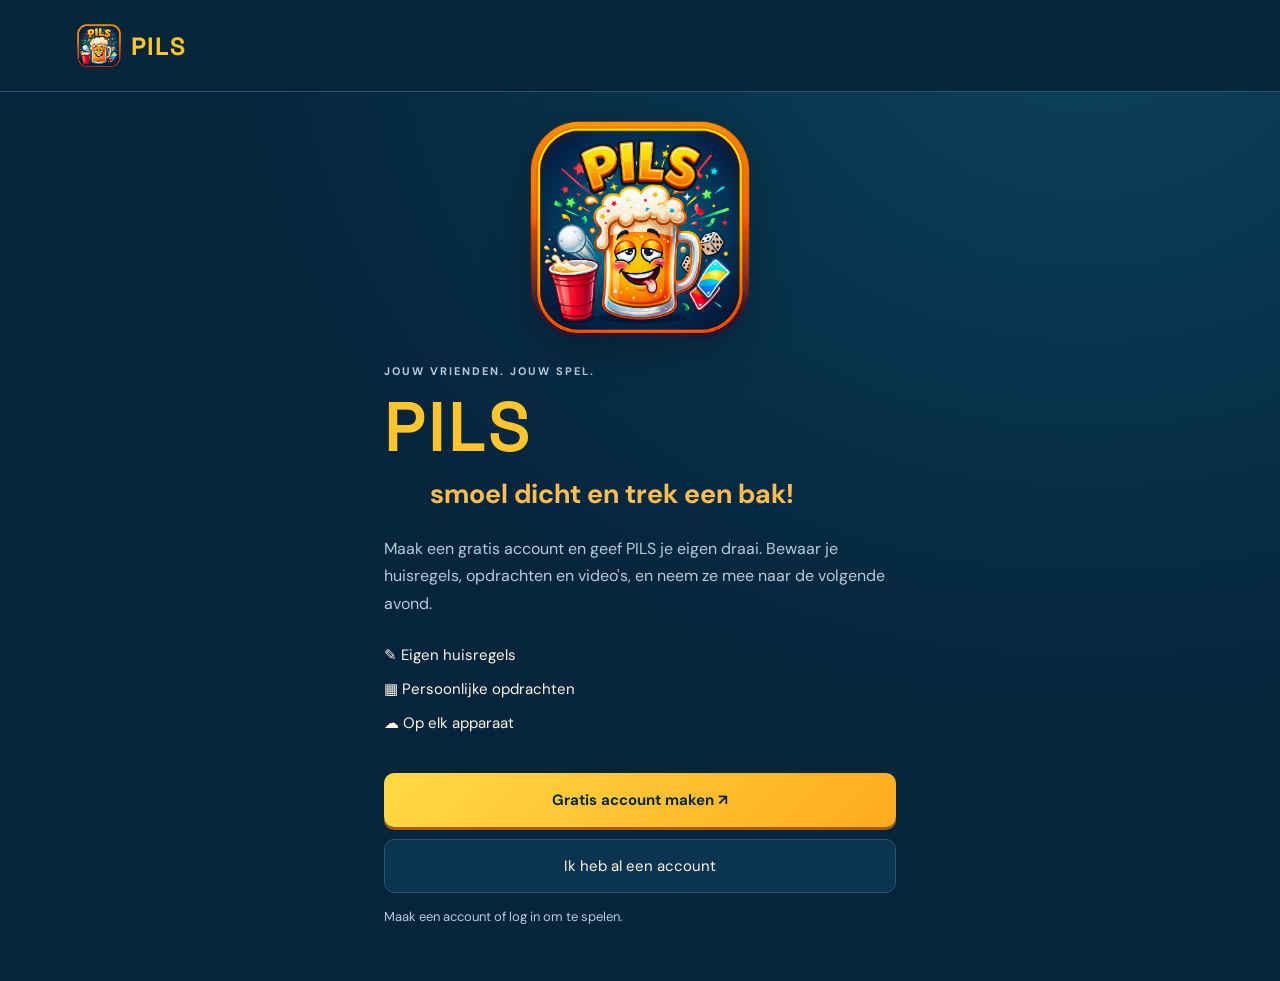
<file: index.html>
<!doctype html>
<html lang="nl"><head><meta charset="utf-8"><meta name="viewport" content="width=device-width,initial-scale=1,viewport-fit=cover"><meta name="color-scheme" content="only light"><meta name="supported-color-schemes" content="light"><meta name="theme-color" content="#05253d"><meta name="description" content="smoel dicht en trek een bak! Jouw vrienden, jouw partygame."><title>PILS — smoel dicht en trek een bak!</title><link rel="manifest" href="manifest.webmanifest"><link rel="icon" href="pils-icon-192.png"><link rel="stylesheet" href="style.css"><link rel="stylesheet" href="mobile.css"><script defer src="cards.js"></script><script defer src="app.js"></script><script defer src="cloud.js"></script><link rel="stylesheet" href="cloud.css"><link rel="stylesheet" href="phone.css"><script defer src="phone.js"></script><meta name="apple-mobile-web-app-capable" content="yes"><meta name="apple-mobile-web-app-title" content="PILS"><meta name="apple-mobile-web-app-status-bar-style" content="default"><link rel="apple-touch-icon" href="pils-icon-192.png"><link rel="stylesheet" href="profile.css"><script defer src="profile.js"></script><link rel="stylesheet" href="admin.css"><script defer src="admin.js"></script><link rel="stylesheet" href="wizard.css"><link rel="stylesheet" href="brand.css"><script defer src="admin-deck.js"></script><script defer src="wizard.js"></script></head>
<body class="account-locked"><header><a class="brand" href="#" aria-label="PILS startscherm"><img src="pils-logo.png" alt=""><span class="brand-name">PILS</span></a><nav><button id="editorOpen" aria-label="Kaartenstudio openen">▦ <span>Kaartenstudio</span></button><button id="sound" aria-label="Geluid inschakelen" title="Geluid">♪</button><button id="theme" aria-label="Sfeermodus wisselen" title="Sfeermodus">◐</button><button id="install" hidden>Installeer</button></nav></header>
<main><section id="setup"><div class="intro"><div class="eyebrow"><i></i> GOED GEZELSCHAP. SLECHTE IDEEËN.</div><h1>De avond is jong.<br>Jullie <em>ook?</em><span class="spark">✳</span></h1><p>Leg die groepsapp even weg. Verzamel je vrienden,<br class="desktop"> kies jullie vibe en laat de kaarten het werk doen.</p><div class="tags"><span>↗ 2–20 spelers</span><span>◷ Geen tijdslimiet</span><span>✧ Jullie regels</span></div></div>
<div class="setupgrid"><section class="panel"><div class="sectionhead"><h2><b>01</b> Wie doen er mee?</h2><span id="playerCount">0 spelers</span></div><form id="playerForm"><input id="playerName" enterkeyhint="done" autocapitalize="words" maxlength="24" placeholder="Naam van je vriend(in)" aria-label="Spelersnaam" autocomplete="off" required><button class="add" aria-label="Speler toevoegen">+</button></form><div id="players" class="players"></div><p class="hint">Iedereen komt even vaak aan de beurt. Wel zo eerlijk.</p></section>
<section class="panel"><div class="sectionhead"><h2><b>02</b> Kies jullie vibe</h2><span>Mix & match</span></div><div id="categories" class="categories"></div></section></div>
<div class="launch"><div><strong>Klaar voor een goed verhaal?</strong><p id="ready">Voeg minimaal 2 spelers toe om te beginnen.</p></div><button id="start" class="primary">Let’s play <span>↗</span></button></div><div class="bottomnote">✳ Jouw account. Jouw kaarten. Jouw huisregels. <span>Jullie avond, jullie kaarten.</span></div></section>
<section id="game" hidden><div class="gamebar"><button id="back">← Lobby</button><span id="round"></span><button id="gameEditor">▦ Kaartenstudio</button></div><div id="quests" aria-label="Actieve sidequests"></div><article id="card"><div class="cardtop"><span id="cardType"></span><span id="cardCategory"></span></div><div id="cardIcon" class="cardicon"></div><h1 id="cardText"></h1><div id="interaction"></div><div class="cardbottom"><span id="cardPlayers"></span><span>PILS ✳</span></div></article><div class="gamefooter"><p>Alles mag, niets moet. Een kaart overslaan is altijd oké.</p><button id="next" class="primary">Volgende kaart ↗</button></div><details><summary>Beurtverdeling</summary><div id="fairness"></div></details></section></main>
<footer><span>PILS © 2026</span><span>smoel dicht en trek een bak!</span><span>MADE FOR THE GROUP ✳</span></footer>
<dialog id="studio"><div class="sectionhead"><h2>Kaartenstudio <span id="totalCards"></span></h2><button id="closeEditor" aria-label="Sluiten">✕</button></div><p>Maak de avond persoonlijk. Gebruik {speler1} en {speler2} voor namen.</p><div class="tools"><button id="newCard">+ Nieuwe kaart</button><button id="export">↓ JSON exporteren</button><button id="copy">Kopieer JSON</button><label class="button">↑ Importeren<input type="file" id="import" accept=".json,application/json" hidden></label></div><details><summary>Importeer via tekst</summary><textarea id="importText" placeholder="Plak een JSON-array van kaarten" aria-label="JSON import"></textarea><button id="importPaste">Importeer tekst</button></details><form id="cardForm" hidden><input id="editId" type="hidden"><label>Kaarttekst<textarea id="editText" maxlength="600" required></textarea></label><div class="formgrid"><label>Categorie<select id="editCategory"></select></label><label>Type<select id="editType"></select></label><label>Rondes (sidequest)<input type="number" id="editDuration" min="1" max="20" value="3" required></label><label>Seconden (timer)<input type="number" id="editSeconds" min="3" max="120" value="10" required></label></div><button class="primary">Kaart opslaan</button><button type="button" id="cancelEdit">Annuleren</button></form><div id="cardList"></div></dialog><div id="toast" role="status" aria-live="polite"></div></body></html>
</file>
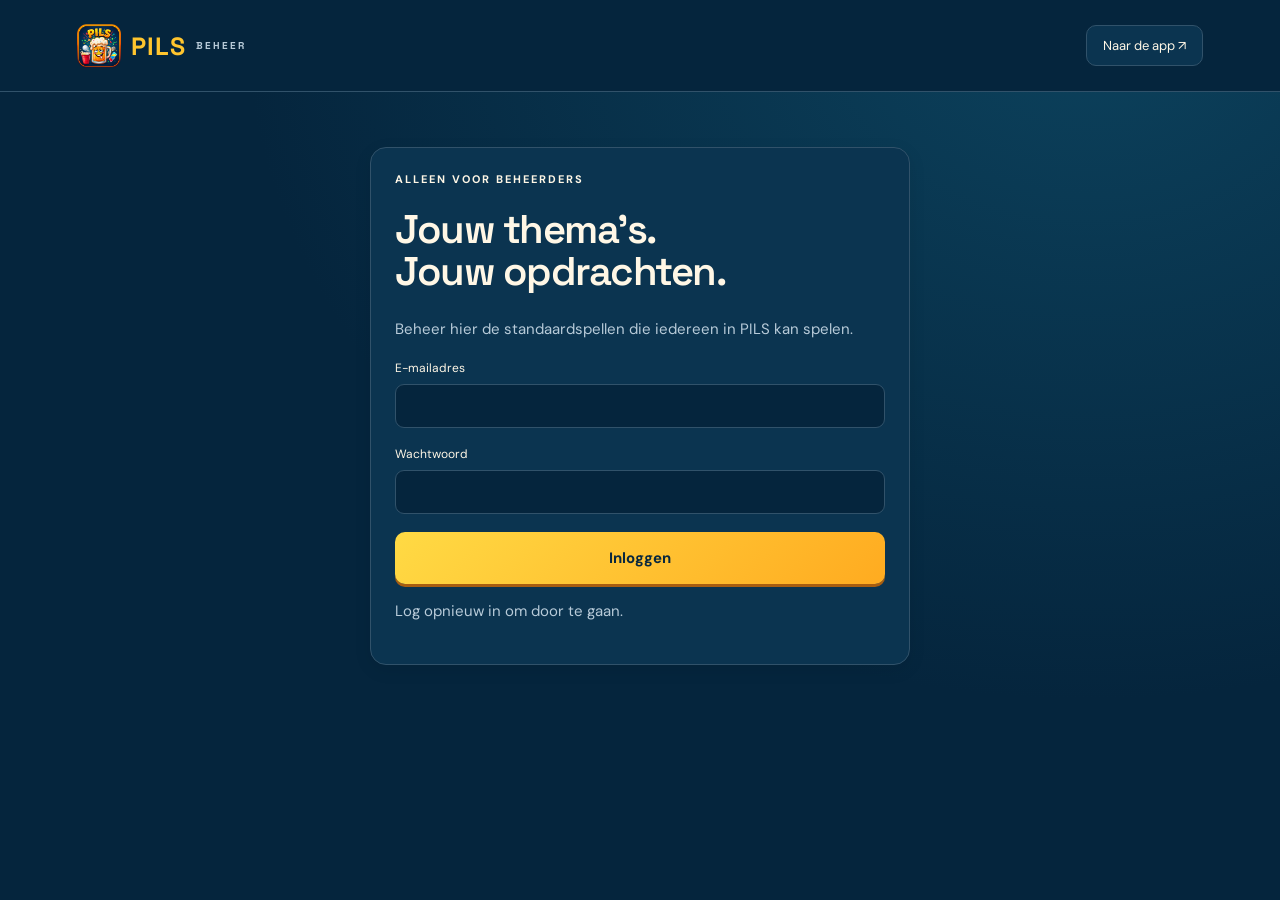
<file: beheer.html>
<!doctype html><html lang="nl"><head><meta charset="utf-8"><meta name="viewport" content="width=device-width,initial-scale=1,viewport-fit=cover"><meta name="color-scheme" content="only light"><meta name="theme-color" content="#05253d"><meta name="robots" content="noindex,nofollow"><title>PILS · Beheer</title><link rel="icon" href="pils-icon-192.png"><link rel="stylesheet" href="style.css"><link rel="stylesheet" href="brand.css"><link rel="stylesheet" href="beheer.css"><script defer src="supabase-2.57.4.js"></script><script defer src="cards.js"></script><script defer src="beheer.js"></script></head><body><header><a class="brand" href="beheer.html"><img src="pils-logo.png" alt=""><span class="brand-name">PILS</span><small>BEHEER</small></a><div class="header-tools"><a class="button" href="/">Naar de app ↗</a><button id="adminLogout" hidden>Uitloggen</button></div></header><main><section id="adminGate" class="panel login-panel"><div class="eyebrow">ALLEEN VOOR BEHEERDERS</div><h1>Jouw thema’s.<br>Jouw opdrachten.</h1><p>Beheer hier de standaardspellen die iedereen in PILS kan spelen.</p><form id="adminLogin"><label>E-mailadres<input id="adminEmail" type="email" autocomplete="username" required></label><label>Wachtwoord<input id="adminPassword" type="password" autocomplete="current-password" required></label><button class="primary" id="adminLoginButton">Inloggen</button></form><p id="adminLoginStatus" role="status" aria-live="polite">Je toegang controleren…</p></section><section id="adminWorkspace" hidden><div class="page-heading"><div><div class="eyebrow">PILS CONTENTSTUDIO</div><h1>Maak er een spel van.</h1><p>Kies een thema, voer je opdrachten in en sla ze op voor de spelers.</p></div><button id="reloadThemes">↻ Vernieuwen</button></div><div class="admin-layout"><aside class="panel"><h2>Jouw thema’s</h2><div id="themeList"></div><p class="small">Deze thema’s zijn de drie standaardvarianten in de app. Eigen keuze vullen spelers zelf in.</p></aside><div id="themeEditor"><div class="editor-heading"><div><small id="themeState"></small><h2 id="themeHeading"></h2></div><strong id="themeCount"></strong></div><details class="panel theme-settings"><summary>Naam, beschrijving en spelregels</summary><label>Naam van het thema<input id="themeTitle" maxlength="80" required></label><label>Korte beschrijving<textarea id="themeDescription" maxlength="600"></textarea></label><label>Spelregels (één per regel)<textarea id="themeRules"></textarea></label><label class="inline-check"><input id="themePublished" type="checkbox"> Beschikbaar voor alle spelers</label></details><nav class="studio-tabs" aria-label="Kaarten beheren"><button id="showCardEditor" aria-pressed="true">✎ Kaart maken</button><button id="showCardGallery" aria-pressed="false">▦ Galerij <span id="galleryCount"></span></button></nav><section id="cardEditorScreen" class="composer"><div class="sectionhead"><h2 id="taskFormTitle">Nieuwe opdracht</h2><button id="cancelTask" hidden>Annuleren</button></div><p>Typ direct in het kaartje. Gebruik de knoppen voor wisselende spelersnamen.</p><form id="taskForm"><article id="editorCard" class="preview-card" data-type="standard"><div class="cardtop"><span id="editorType">OPDRACHT</span><span id="editorCategory"></span></div><div id="editorIcon" class="cardicon">✧</div><label class="sr-only" for="taskText">Vraag of opdracht</label><textarea id="taskText" maxlength="600" required placeholder="Typ hier jouw vraag of opdracht…"></textarea><p id="editorMechanic" class="editor-mechanic"></p><div class="cardbottom"><span>{speler1} · {speler2}</span><span>PILS ✳</span></div></article><div class="insert-players"><button type="button" data-insert-player="{speler1}">+ Speler 1</button><button type="button" data-insert-player="{speler2}">+ Speler 2</button><small id="characterCount">0 / 600</small></div><div class="formgrid"><label>Soort opdracht<select id="taskType"></select></label><label id="durationLabel" hidden>Aantal rondes<input id="taskDuration" type="number" min="1" max="20" value="3"></label><label id="secondsLabel" hidden>Timer in seconden<input id="taskSeconds" type="number" min="3" max="120" value="10"></label></div><label>Videolink (optioneel)<input id="taskVideo" type="url" placeholder="https://…"></label><button id="addTask" class="primary">Kaart opslaan in galerij</button></form><p id="cardSaveStatus" role="status" aria-live="polite"></p></section><section id="cardGalleryScreen" class="panel" hidden><div class="sectionhead"><h2>Galerij van dit thema</h2><button id="undoTask" disabled>↶ Ongedaan maken</button></div><label class="search-label">Zoek een opdracht<input id="taskSearch" type="search" placeholder="Zoeken op tekst…"></label><div id="themeCards"></div></section><div id="themeSaveBar" class="save-bar" hidden><div><strong id="saveState">Alles opgeslagen</strong><p id="saveStatus" role="status" aria-live="polite">Wijzigingen verschijnen bij een nieuw spel of na herladen van de app.</p></div><button id="saveTheme" class="primary" disabled>Thema-instellingen opslaan</button></div></div></div></section></main></body></html>
</file>
<file: style.css>
@import url('https://fonts.googleapis.com/css2?family=DM+Sans:wght@400;500;600;700&family=Space+Grotesk:wght@400;500;600;700&display=swap');
:root{--bg:#f7f7f0;--ink:#24251f;--muted:#77796d;--panel:#fff;--line:#e1e3d8;--lime:#dfff70}*{box-sizing:border-box}body{margin:0;background:var(--bg);color:var(--ink);font:15px 'DM Sans',sans-serif}body.dark{--bg:#171a16;--ink:#f4f5e9;--muted:#a8ac9e;--panel:#242922;--line:#3e4439}button,input,textarea,select{font:inherit}button,.button{cursor:pointer;border:1px solid var(--line);background:var(--panel);color:var(--ink);border-radius:10px;padding:11px 16px;transition:transform .16s,background .16s}button:hover,.button:hover{transform:translateY(-2px)}button:disabled{opacity:.4;cursor:not-allowed;transform:none}button:focus-visible,input:focus-visible,textarea:focus-visible,select:focus-visible{outline:3px solid #9aaf49;outline-offset:3px}[hidden]{display:none!important}header{height:92px;padding:0 6%;display:flex;justify-content:space-between;align-items:center;border-bottom:1px solid var(--line)}.brand{font:700 28px 'Space Grotesk',sans-serif;letter-spacing:-1.5px;color:var(--ink);text-decoration:none}.brand span{color:#758d29;font-size:34px;margin-left:4px}nav{display:flex;gap:9px}nav button{background:transparent}main{max-width:1160px;margin:auto;padding:60px 30px 30px}.intro{position:relative;margin-bottom:44px}.eyebrow{font-size:11px;font-weight:700;letter-spacing:2px;display:flex;align-items:center;gap:9px}.eyebrow i{width:7px;height:7px;background:#8da53f;border-radius:50%}h1{font-family:'Space Grotesk',sans-serif;font-size:clamp(44px,5.4vw,72px);font-weight:600;letter-spacing:-3px;line-height:1.06;margin:23px 0}h1 em{font-style:normal;background:var(--lime);color:#24251f;padding:0 10px;display:inline-block;transform:rotate(-3deg)}.spark{position:absolute;right:9%;top:30px;font-size:160px;line-height:1;color:#c9b9f0;transform:rotate(12deg)}.intro p{color:var(--muted);line-height:1.8;font-size:16px}.tags{display:flex;gap:20px;margin-top:23px;font-size:12px}.setupgrid{display:grid;grid-template-columns:1fr 1.1fr;gap:20px}.panel{background:var(--panel);border:1px solid var(--line);border-radius:16px;padding:24px}.sectionhead{display:flex;justify-content:space-between;align-items:center;gap:10px;margin-bottom:22px}.sectionhead h2{font:600 18px 'Space Grotesk',sans-serif;margin:0;letter-spacing:-.5px}.sectionhead h2 b{font-size:11px;color:var(--muted);margin-right:12px}.sectionhead>span{font-size:11px;color:var(--muted)}#playerForm{display:flex;gap:8px}input,textarea,select{border:1px solid var(--line);border-radius:9px;background:var(--bg);color:var(--ink);padding:13px;width:100%}input::placeholder{color:var(--muted)}.add{background:var(--lime);color:#24251f;border:0;font-size:24px;padding:3px 18px}.players{display:flex;flex-wrap:wrap;gap:8px;margin-top:18px;min-height:64px;align-content:flex-start}.player{background:var(--bg);border:1px solid var(--line);border-radius:30px;display:flex;align-items:center;gap:8px;padding:6px 8px 6px 6px;font-size:13px}.avatar{display:inline-grid;place-items:center;width:27px;height:27px;border-radius:50%;background:#d4c9ed;color:#393343;font-size:11px;font-weight:700}.player button{padding:0 4px;border:0;background:none;color:var(--muted)}.hint{font-size:11px;color:var(--muted);margin:17px 0 0}.categories{display:grid;grid-template-columns:1fr 1fr;gap:10px}.category{display:flex;gap:10px;text-align:left;padding:13px;align-items:center}.category.selected{border-color:#97ac4b;background:#f2f8df;color:#24251f}.category .symbol{font-size:22px}.category strong{display:block;font-size:13px}.category small{font-size:10px;color:#767b69}.category .check{margin-left:auto;font-size:12px}.launch{display:flex;align-items:center;justify-content:space-between;background:var(--lime);border-radius:14px;margin-top:20px;padding:22px 26px;color:#24251f}.launch strong{font:600 18px 'Space Grotesk',sans-serif}.launch p{font-size:12px;margin:6px 0 0}.primary{background:#25281f;color:white;border:0;padding:16px 26px;font-weight:600}.primary span{margin-left:40px}.bottomnote{font-size:11px;color:var(--muted);margin-top:20px;display:flex;justify-content:space-between}footer{margin:30px 6% 0;border-top:1px solid var(--line);padding:24px 0;display:flex;justify-content:space-between;gap:10px;font-size:9px;color:var(--muted);letter-spacing:1px}.gamebar,.gamefooter{display:flex;justify-content:space-between;align-items:center;gap:15px;margin-bottom:20px}.gamefooter{margin-top:20px}.gamefooter p{font-size:12px;color:var(--muted)}#card{padding:28px 40px;border-radius:24px;min-height:470px;color:#25251f;background:#dfff70;display:flex;flex-direction:column;box-shadow:0 12px 0 -5px var(--line)}#card[data-type=sidequest]{background:#cdc0f0}#card[data-type=timer]{background:#ffb18d}#card[data-type=vote]{background:#b8d9f1}#card[data-type=duel]{background:#f1b7cf}#card[data-type=group]{background:#f4df91}.cardtop,.cardbottom{display:flex;justify-content:space-between;font-size:11px;font-weight:700;letter-spacing:1px}.cardicon{font-size:52px;margin-top:25px}#card h1{font-size:clamp(30px,4vw,52px);letter-spacing:-1.6px;line-height:1.18;margin:14px 0 25px}.cardbottom{margin-top:auto;padding-top:30px;opacity:.7}#quests{display:flex;flex-wrap:wrap;gap:8px;margin-bottom:15px}.quest{background:var(--panel);border:1px solid var(--line);padding:12px;border-radius:12px;font-size:12px}.quest strong{display:block;margin-bottom:4px}.quest p{margin:4px 0;max-width:400px}.votes{display:flex;flex-wrap:wrap;gap:8px}.votes button{background:#ffffff80;color:#25251f;border-color:#25251f30}.timer{display:flex;align-items:center;gap:15px;flex-wrap:wrap}.clock{font:700 48px 'Space Grotesk';font-variant-numeric:tabular-nums}progress{width:100%;height:9px;accent-color:#25251f}details{margin:16px 0}summary{cursor:pointer;font-size:13px}#fairness{padding:15px;font-size:13px}dialog{width:min(850px,94vw);max-height:90dvh;background:var(--panel);color:var(--ink);border:1px solid var(--line);border-radius:20px;padding:28px}dialog::backdrop{background:#171a16a8;backdrop-filter:blur(5px)}dialog p{color:var(--muted);font-size:13px}.tools{display:flex;flex-wrap:wrap;gap:7px;font-size:12px}.formgrid{display:grid;grid-template-columns:1fr 1fr;gap:12px}label{display:block;font-size:12px}textarea{min-height:90px;margin:8px 0}#cardForm{background:var(--bg);padding:18px;border-radius:12px;margin:18px 0}#cardForm button{margin-top:12px}.listcard{display:flex;justify-content:space-between;align-items:center;gap:10px;padding:15px 0;border-bottom:1px solid var(--line)}.listcard p{color:var(--ink);margin:5px 0}.listcard small{color:var(--muted);font-size:10px}.listcard button{padding:7px 10px}.listactions{display:flex;gap:5px}#toast{position:fixed;bottom:25px;left:50%;transform:translateX(-50%);background:#25281f;color:white;padding:16px 22px;border-radius:12px;box-shadow:0 4px 25px #0003;max-width:90vw;z-index:20;display:none;white-space:pre-line}#toast.show{display:block}@media(max-width:700px){header{height:75px;padding:0 20px}.brand{font-size:23px}nav button{padding:9px 11px}nav span{display:none}main{padding:35px 20px 20px}.intro{margin-bottom:30px}h1{letter-spacing:-2px}.spark{font-size:78px;right:0;top:61px;opacity:.7}.eyebrow{font-size:9px;letter-spacing:1.2px}.intro p{font-size:14px}.tags{gap:12px;font-size:10px}.setupgrid{grid-template-columns:1fr}.panel{padding:20px}.launch{padding:20px;align-items:stretch;flex-direction:column;gap:18px}.primary{width:100%}.bottomnote{line-height:1.6;gap:20px}.bottomnote span{display:none}footer span:nth-child(2){display:none}footer{font-size:8px}.gamebar{font-size:12px}.gamebar button{font-size:11px;padding:10px}#card{padding:23px;min-height:430px}.cardtop{font-size:9px}.gamefooter{flex-direction:column}.gamefooter p{order:2}.cardbottom{font-size:9px}.formgrid{grid-template-columns:1fr}.listcard{align-items:flex-start}.listactions{flex-direction:column}}
</file>
<file: mobile.css>
/* Touch-first refinements. Loaded after the base theme; no CDN dependency. */
html{-webkit-text-size-adjust:100%;scroll-padding-bottom:110px}
button,.button,summary{-webkit-tap-highlight-color:transparent;touch-action:manipulation}
button,.button{min-height:44px;min-width:44px;line-height:1.35}
input,textarea,select{font-size:16px;min-width:0}
input,select{min-height:48px}
textarea{resize:vertical}
summary{min-height:44px;display:flex;align-items:center;gap:8px}
summary::before{content:'▸'}
details[open]>summary::before{content:'▾'}
.player{max-width:100%;overflow-wrap:anywhere}
.player button{width:44px;height:44px;flex-shrink:0}
.votes button{min-height:52px;padding:14px 20px;font-weight:600}
.listcard>div:first-child{min-width:0;overflow-wrap:anywhere}
.listactions{flex-shrink:0}
#cardText,.quest p,#cardPlayers{overflow-wrap:anywhere}
#interaction p{line-height:1.6}
.cardtop,.cardbottom{gap:12px;flex-wrap:wrap}
#toast{bottom:calc(25px + env(safe-area-inset-bottom));line-height:1.5}
@media(hover:none){button:hover,.button:hover{transform:none}button:active,.button:active{transform:scale(.98)}}
@media(max-width:700px){
  header{height:auto;min-height:76px;padding:12px max(16px,env(safe-area-inset-right)) 12px max(16px,env(safe-area-inset-left));gap:8px;flex-wrap:wrap}
  .brand{font-size:24px;white-space:nowrap}
  .brand span{font-size:28px}
  nav{gap:5px;margin-left:auto;flex-wrap:wrap;justify-content:flex-end}
  nav button{padding:10px;min-width:44px}
  #install{font-size:12px}
  main{padding:24px max(16px,env(safe-area-inset-right)) 24px max(16px,env(safe-area-inset-left))}
  .intro{margin-bottom:24px}
  .intro h1{font-size:clamp(38px,10.5vw,60px);letter-spacing:-1.8px;position:relative;z-index:0}
  .spark{font-size:58px;right:3px;top:60px;z-index:-1;opacity:.45}
  .eyebrow{font-size:10px;line-height:1.6;letter-spacing:1px}
  .intro p{font-size:16px;line-height:1.65}
  .desktop{display:none}
  .tags{flex-wrap:wrap;gap:10px 16px;font-size:12px}
  .panel{padding:18px;min-width:0}
  .sectionhead{gap:8px;flex-wrap:wrap;margin-bottom:16px}
  .sectionhead h2{font-size:18px}
  .sectionhead>span{font-size:12px}
  #playerForm{gap:8px}
  .add{width:52px;flex-shrink:0}
  .players{min-height:0;gap:8px}
  .player{font-size:15px;padding:2px 2px 2px 8px;gap:6px}
  .hint{font-size:13px;line-height:1.6}
  .categories{gap:10px}
  .category{min-height:84px;padding:12px;gap:8px}
  .category .symbol{font-size:24px}
  .category strong{font-size:14px;line-height:1.4}
  .category small{display:block;font-size:12px;line-height:1.5}
  .category .check{font-size:14px}
  .launch{padding:20px}
  .launch p{font-size:14px;line-height:1.5}
  .primary{min-height:56px;font-size:17px;border-radius:12px}
  .gamebar{gap:8px;flex-wrap:wrap;margin-bottom:14px}
  .gamebar button{font-size:13px;padding:10px 12px}
  #round{font-size:12px;letter-spacing:1px}
  #gameEditor{margin-left:auto}
  #quests{display:flex;flex-wrap:nowrap;overflow-x:auto;overscroll-behavior-x:contain;scroll-snap-type:x proximity;padding-bottom:6px}
  .quest{flex:0 0 min(85vw,340px);font-size:14px;line-height:1.5;scroll-snap-align:start}
  .quest p{margin-top:6px}
  #card{min-height:380px;min-height:clamp(360px,60svh,600px);padding:24px;border-radius:20px}
  .cardtop{font-size:11px;line-height:1.5;letter-spacing:.6px}
  .cardicon{font-size:40px;margin-top:18px}
  #card h1{font-size:clamp(28px,7.4vw,40px);letter-spacing:-.8px;line-height:1.22;margin:14px 0 24px}
  .cardbottom{font-size:11px;line-height:1.5;padding-top:24px;letter-spacing:.5px}
  .votes{display:grid;grid-template-columns:repeat(2,minmax(0,1fr));gap:10px}
  .votes button{font-size:16px;overflow-wrap:anywhere;min-width:0}
  .timer{gap:10px}
  .timer .clock{width:100%;font-size:56px}
  .timer button{flex:1;min-height:52px;font-size:16px}
  .gamefooter{position:sticky;bottom:0;z-index:3;gap:8px;margin:20px -4px 0;padding:12px 4px calc(12px + env(safe-area-inset-bottom));background:var(--bg);border-top:1px solid var(--line)}
  .gamefooter p{font-size:12px;line-height:1.5;text-align:center;margin:0}
  #fairness{font-size:14px;line-height:1.8}
  #toast{bottom:calc(130px + env(safe-area-inset-bottom));width:max-content;max-width:calc(100vw - 32px);font-size:14px}
  dialog{width:100%;max-width:100%;max-height:94dvh;margin:auto 0 0;border-radius:22px 22px 0 0;padding:20px 16px calc(20px + env(safe-area-inset-bottom));overscroll-behavior:contain}
  dialog>.sectionhead{position:sticky;top:-20px;padding:12px 0;margin-top:-12px;background:var(--panel);z-index:2;flex-wrap:nowrap}
  dialog p{font-size:14px;line-height:1.6}
  .tools{display:grid;grid-template-columns:1fr 1fr;gap:8px}
  .tools button,.tools .button{font-size:13px;padding:12px 8px;text-align:center;display:grid;place-items:center}
  #cardForm{padding:14px}
  #cardForm label{font-size:14px}
  #cardForm textarea{min-height:130px}
  #cancelEdit{width:100%}
  .listcard{gap:12px}
  .listcard small{font-size:12px}
  footer{padding-bottom:calc(24px + env(safe-area-inset-bottom));line-height:1.5}
}
@media(max-width:380px){.categories{grid-template-columns:1fr}.category{min-height:70px}.brand{font-size:21px}.brand span{font-size:24px}nav button{padding:8px}.gamebar #round{order:3;width:100%;text-align:center}.spark{display:none}}
@media(prefers-reduced-motion:reduce){*,*::before,*::after{transition:none!important;scroll-behavior:auto!important}}
</file>
<file: cloud.css>
#accountOpen{font-size:13px;font-weight:600;background:var(--lime);color:#24251f;padding:10px 12px}
#accountDialog{width:min(850px,94vw)}
#accountDialog form{margin:18px 0;padding:18px;background:var(--bg);border-radius:14px}
#authForm label,#recoveryForm label{margin:14px 0;font-size:14px}
#accountDialog .primary{margin:12px 0}
.accountbar{display:flex;align-items:center;justify-content:space-between;gap:12px;overflow-wrap:anywhere}
#cloudForm label{font-size:14px;margin-top:12px}
#cloudForm input[type=file]{padding:12px;font-size:14px}
.removeVideo{display:flex;gap:10px;align-items:center}
.removeVideo input{width:24px;min-height:24px}
#authStatus,#cloudStatus,#libraryStatus{white-space:pre-line;line-height:1.6}
#cardMedia:empty{display:none}
#cardMedia{margin:0 0 20px}
#cardMedia video,#cardMedia iframe,#previewMedia video,#previewMedia iframe{display:block;width:100%;aspect-ratio:16/9;max-height:65dvh;object-fit:contain;border:0;border-radius:12px;background:#171a16}
#cardMedia a{display:inline-flex;text-decoration:none;align-items:center}
#previewMedia{min-height:100px}
#cloudList .listcard button{min-width:44px;min-height:44px}
@media(max-width:700px){#accountDialog{width:100%;max-width:100%}#accountDialog form{padding:14px}#authForm>button,#recoveryForm>button{width:100%;margin:6px 0}.accountbar{align-items:flex-start;flex-direction:column}.accountbar p{margin:0}#cloudForm .formgrid{grid-template-columns:1fr 1fr}#cloudForm .primary{width:100%}#cloudCancel{width:100%}#accountOpen{font-size:12px;min-width:76px}#previewMedia video,#previewMedia iframe{max-height:70svh}}
</file>
<file: phone.css>
/* A phone app shell with thumb-accessible navigation. */
#phoneNav{display:none}.install-banner{display:flex;align-items:center;justify-content:space-between;gap:14px;background:var(--panel);border:1px solid var(--line);border-radius:16px;padding:16px;margin:0 0 22px}.install-banner strong{display:block;font:600 16px 'Space Grotesk',sans-serif}.install-banner p{margin:5px 0 0;color:var(--muted);font-size:13px;line-height:1.5}.install-banner button{flex-shrink:0;background:var(--lime);color:#25281f;font-weight:600}#phoneSettings .setting-row{display:flex;align-items:center;justify-content:space-between;gap:14px;padding:16px 0;border-bottom:1px solid var(--line);font-size:16px}#phoneSettings .setting-row button{min-width:90px}#phoneSettings>p,#installHelp p,#installHelp li{line-height:1.7;font-size:16px}#installHelp ol{padding-left:24px}#installHelp li{padding:8px 0}#installHelp img{width:64px;height:64px;border-radius:16px;margin-bottom:12px}#installNative{width:100%;margin-bottom:16px}.app-status{display:inline-flex;align-items:center;gap:6px;font-size:11px;color:var(--muted)}.app-status::before{content:'';height:6px;width:6px;border-radius:50%;background:#7f9840}.app-status.offline::before{background:#d89042}.install-banner[hidden]{display:none}
@media(max-width:700px){
 html{scroll-padding-top:80px;scroll-padding-bottom:100px}
 body{min-height:100svh;padding-bottom:calc(78px + env(safe-area-inset-bottom));overscroll-behavior-y:none}
 body>header{position:sticky;top:0;z-index:5;min-height:64px;flex-wrap:nowrap;padding:calc(8px + env(safe-area-inset-top)) max(16px,env(safe-area-inset-right)) 8px max(16px,env(safe-area-inset-left));background:var(--bg)}
 body>header .brand{font-size:24px}
 body>header>nav{display:none}
 #headerStatus{display:inline-flex;margin-left:auto}
 main{max-width:520px;width:100%;padding-top:18px;margin:auto}
 .intro{margin-bottom:22px}
 .intro .eyebrow{font-size:9px}
 .intro h1{font-size:clamp(36px,10vw,50px);margin:15px 0;line-height:1.08}
 .intro p{font-size:14px;line-height:1.6;margin:10px 0}
 .intro .tags{margin-top:14px;font-size:11px;gap:8px 14px}
 .spark{font-size:55px;top:35px}
 .setupgrid{gap:14px}
 .panel{padding:16px}
 .categories{grid-template-columns:repeat(2,minmax(0,1fr));gap:8px}
 .category{position:relative;display:block;min-width:0;min-height:106px;padding:13px 10px}
 .category .symbol{display:block;font-size:24px;margin-bottom:6px}
 .category .check{position:absolute;right:10px;top:12px}
 .category strong{font-size:14px}
 .category small{font-size:11px}
 .launch{margin-top:14px;padding:18px;gap:14px}
 .launch strong{font-size:17px}
 .launch p{font-size:13px}
 .bottomnote{font-size:12px;line-height:1.6}
 .install-banner{padding:14px;margin-bottom:18px;align-items:flex-start}
 .install-banner strong{font-size:15px}
 .install-banner p{font-size:12px}
 .install-banner button{padding:10px 12px;font-size:13px}
 #phoneNav{position:fixed;z-index:8;bottom:0;left:0;right:0;display:grid;grid-template-columns:repeat(3,minmax(0,1fr));gap:8px;padding:8px max(16px,env(safe-area-inset-right)) calc(8px + env(safe-area-inset-bottom)) max(16px,env(safe-area-inset-left));background:var(--panel);border-top:1px solid var(--line)}
 #phoneNav button{border:0;background:transparent;display:flex;flex-direction:column;align-items:center;justify-content:center;gap:5px;min-height:54px;padding:6px;font-size:11px;color:var(--muted);font-weight:600}
 #phoneNav button .nav-icon{font-size:23px;line-height:1}
 #phoneNav button[aria-current=page]{background:var(--lime);color:#25281f;border-radius:14px}
 body>footer{display:none}
 body.playing{padding-bottom:0}
 body.playing>header{display:none}
 body.playing #phoneNav{display:none}
 body.playing main{max-width:560px;padding-top:calc(12px + env(safe-area-inset-top));padding-bottom:calc(125px + env(safe-area-inset-bottom))}
 .gamebar{flex-wrap:nowrap;margin-bottom:12px;gap:8px}
 .gamebar #round{order:0;flex:1;width:auto;text-align:center;font-size:11px;white-space:nowrap}
 .gamebar button{min-height:46px;padding:10px;font-size:12px}
 #gameEditor{font-size:0;min-width:46px}
 #gameEditor::after{content:'▦';font-size:22px}
 #quests:empty{display:none}
 #quests{max-height:150px;margin-bottom:10px}
 .quest{flex-basis:85%;overflow-y:auto;max-height:140px;font-size:13px}
 #card{min-height:calc(100svh - 205px - env(safe-area-inset-top) - env(safe-area-inset-bottom));padding:22px 20px;border-radius:24px}
 #card h1{font-size:clamp(28px,7.5vw,40px);line-height:1.2;letter-spacing:-.7px}
 .cardicon{margin-top:20px;font-size:44px}
 .gamefooter{position:fixed;bottom:0;left:0;right:0;z-index:7;margin:0;padding:12px max(16px,env(safe-area-inset-right)) calc(10px + env(safe-area-inset-bottom)) max(16px,env(safe-area-inset-left));gap:7px;background:var(--bg);box-shadow:0 -8px 24px #00000008}
 .gamefooter button{width:100%;max-width:528px;align-self:center;min-height:58px;font-size:18px}
 .gamefooter p{font-size:11px}
 #game>details{margin-bottom:10px}
 dialog,#accountDialog{position:fixed;inset:0;width:100%;max-width:100%;height:100dvh;max-height:100dvh;margin:0;border:0;border-radius:0;padding:calc(20px + env(safe-area-inset-top)) max(16px,env(safe-area-inset-right)) calc(24px + env(safe-area-inset-bottom)) max(16px,env(safe-area-inset-left))}
 dialog>.sectionhead{top:calc(-20px - env(safe-area-inset-top));padding-top:calc(12px + env(safe-area-inset-top));padding-bottom:12px;min-height:68px}
 dialog>.sectionhead h2{font-size:21px}
 dialog>.sectionhead button{min-height:48px;min-width:48px}
 #accountDialog .accountbar{flex-direction:row;align-items:center}
 #accountEmail{font-size:14px;overflow-wrap:anywhere}
 #cloudForm .formgrid{grid-template-columns:1fr}
 #toast{bottom:calc(100px + env(safe-area-inset-bottom));z-index:30}
 body.playing #toast{bottom:calc(125px + env(safe-area-inset-bottom))}
 body.keyboard-open #phoneNav{display:none}
}
@media(max-height:500px) and (orientation:landscape){#card{min-height:240px}.cardicon{display:none}#card h1{font-size:28px}.gamefooter p{display:none}}
</file>
<file: profile.css>
body.account-locked>main,body.account-locked>#phoneNav,body.account-locked>footer,body.account-locked>header nav,body.account-locked #headerStatus{display:none!important}
body.account-locked{padding-bottom:0}
#welcomeGate{max-width:560px;margin:0 auto;padding:40px 24px calc(40px + env(safe-area-inset-bottom))}
#welcomeGate h1{font-size:clamp(42px,9vw,64px);letter-spacing:-2px}
#welcomeGate p{color:var(--muted);font-size:16px;line-height:1.7}
#welcomeGate>button{width:100%;margin-top:12px;min-height:54px}
.welcome-benefits{display:grid;gap:14px;margin:28px 0;font-size:15px}
#gateStatus{font-size:13px!important}
.rules-summary{display:flex;align-items:center;justify-content:space-between;gap:16px;border:1px solid var(--line);background:var(--panel);border-radius:16px;padding:18px;margin:0 0 20px}
.rules-summary strong{font:600 18px 'Space Grotesk',sans-serif}.rules-summary p{font-size:13px;line-height:1.5;color:var(--muted);margin:6px 0 0}.rules-summary button{flex-shrink:0}
.rules-shortcut{width:100%;text-align:left;margin:0 0 14px;background:var(--panel);font-size:14px}
#myRulesDialog form{padding:18px;background:var(--bg);border-radius:14px;margin:18px 0}#myRulesDialog form label{font-size:14px;line-height:1.6}#myRulesDialog form button{margin-top:12px}
.personal-rule{border-bottom:1px solid var(--line);padding:16px 0;display:flex;gap:10px;align-items:flex-start}
.rule-toggle{display:flex;gap:12px;align-items:flex-start;flex:1;min-width:0;font-size:16px;line-height:1.6;overflow-wrap:anywhere}
.rule-toggle input{width:24px;height:24px;min-height:24px;flex-shrink:0;accent-color:#819a36;margin-top:2px}
.rule-actions{display:flex;gap:5px}.rule-actions button{min-width:44px;min-height:44px;padding:8px}
.active-rule{font-size:20px;line-height:1.65;overflow-wrap:anywhere;padding:16px;background:var(--bg);border-radius:12px}
#profileSync{font-size:14px;line-height:1.7}#myRulesSummary>div{min-width:0;overflow-wrap:anywhere}
@media(max-width:700px){#welcomeGate{padding-top:26px}.rules-summary{padding:16px;margin-bottom:16px}.rules-summary strong{font-size:16px}.rules-summary button{font-size:13px;padding:10px}.rule-actions{flex-direction:column}#myRulesDialog .primary{width:100%}#myRulesDialog form{padding:14px}}
</file>
<file: admin.css>
.standard-panel{margin:0 0 20px}.standard-panel>p{font-size:14px;line-height:1.6;color:var(--muted)}.standard-panel .sectionhead{margin-bottom:8px}.mode-list{display:grid;grid-template-columns:repeat(2,minmax(0,1fr));gap:10px;margin:16px 0}.mode-option{text-align:left;display:flex;flex-direction:column;gap:8px;padding:16px}.mode-option strong{font-size:17px}.mode-option small{font-size:13px;line-height:1.5}.mode-option span{font-size:11px;color:var(--muted)}.mode-option.chosen{background:var(--lime);color:#25281f;border-color:#819a36}.admin-tabs{display:flex;gap:8px;margin:20px 0}.admin-tabs button{flex:1}.admin-tabs [aria-pressed=true]{background:var(--lime);color:#25281f}.admin-item{padding:18px 0;border-bottom:1px solid var(--line);display:flex;align-items:flex-start;gap:16px;justify-content:space-between}.admin-item>div:first-child{min-width:0;overflow-wrap:anywhere}.admin-item strong{display:block;font-size:16px;line-height:1.6}.admin-item p{margin:8px 0}.publication{display:inline-block;border:1px solid var(--line);padding:4px 8px;border-radius:30px;font-size:11px;margin-bottom:8px}.publication.live{background:#e6f4ca;color:#35421f}.admin-actions{display:flex;gap:6px;flex-shrink:0}.admin-actions button{font-size:12px}#adminDialog form{padding:18px;background:var(--bg);border-radius:14px;margin:18px 0}#adminDialog label{font-size:14px;line-height:1.6}#adminDialog form>button{margin-top:14px}#adminDialog fieldset{border:1px solid var(--line);border-radius:10px;margin:16px 0;padding:14px}.admin-choices{display:grid;grid-template-columns:1fr 1fr;gap:10px}.admin-choices label,.publish-toggle{display:flex;gap:10px;align-items:center;min-height:44px}.admin-choices input,.publish-toggle input{width:24px;min-height:24px;height:24px;flex-shrink:0;accent-color:#819a36}.active-rule small{display:block;font-size:12px;color:var(--muted)}.active-rule p{margin:8px 0 0}#adminStatus{line-height:1.7;font-size:14px}
@media(max-width:700px){.mode-option{padding:13px;min-width:0}.mode-option strong{font-size:15px}.mode-option small{font-size:12px}.admin-item{flex-direction:column;gap:12px}.admin-actions{width:100%}.admin-actions button{flex:1;font-size:13px}.admin-choices{grid-template-columns:1fr}#adminDialog form{padding:14px}#adminDialog .primary{width:100%}.standard-panel{margin-bottom:16px}}
</file>
<file: wizard.css>
#setupWizard{max-width:740px;margin:auto}.wizard-progress{display:grid;grid-template-columns:repeat(3,1fr);gap:8px;margin:0 0 28px}.wizard-progress span{font-size:12px;padding:12px 8px;text-align:center;color:var(--muted);border-bottom:3px solid var(--line)}.wizard-progress [aria-current=step]{color:var(--ink);border-color:#8ca53d;font-weight:700}.step-heading small{font-size:10px;letter-spacing:2px;color:var(--muted)}.step-heading h1{font-size:clamp(34px,7vw,52px);letter-spacing:-2px;margin:15px 0}.step-heading p{line-height:1.7;color:var(--muted);font-size:15px}.step-heading{margin:24px 0}#wizardPlayers .panel{width:100%}#toVariants{width:100%;margin-top:20px}#standardModesPanel{border:0;background:transparent;padding:0}#standardModesPanel>.sectionhead,#standardModesPanel>p{display:none}#standardModeList{display:grid;grid-template-columns:1fr 1fr;gap:14px}.variant-card{padding:20px;text-align:left;display:flex;flex-direction:column;gap:10px;min-height:200px}.variant-card>span{font-size:10px;letter-spacing:1px;color:var(--muted)}.variant-card strong{font:600 24px 'Space Grotesk',sans-serif;letter-spacing:-.5px}.variant-card p{font-size:14px;line-height:1.6;margin:0}.variant-card small{font-size:11px;margin-top:auto;color:var(--muted)}.variant-card.chosen{border:2px solid #8ca53d}.own-variant{background:var(--lime);color:#25281f}.wizard-launch{margin-top:20px;padding:20px;background:var(--panel);border:1px solid var(--line);border-radius:16px}.wizard-launch>button{width:100%;font-size:20px;min-height:60px}.wizard-launch p{font-size:14px;line-height:1.5;color:var(--muted)}#customBuilder>.panel{margin-bottom:16px}#customBuilder h2,#standardReview h2{font:600 19px 'Space Grotesk',sans-serif;margin:0 0 14px}#customBuilder label{font-size:14px;line-height:1.6}#customBuilder p{font-size:14px;line-height:1.6;color:var(--muted)}#customBuilder input,#customBuilder select{margin:8px 0 16px}#customBuilder button{margin-top:8px}#ownTaskForm textarea{min-height:100px}.example-tabs{display:flex;gap:8px;margin:12px 0}.example-tabs button{flex:1;font-size:13px}.example-tabs [aria-pressed=true]{background:var(--lime);color:#25281f}.example-choice{display:flex;align-items:flex-start;gap:12px;padding:16px 0;border-bottom:1px solid var(--line);cursor:pointer}.example-choice input{width:24px;height:24px;min-height:24px;flex-shrink:0;margin:3px 0!important;accent-color:#819a36}.example-choice strong{display:block;font-size:14px;font-weight:500;line-height:1.65}.example-choice small{display:block;font-size:11px;color:var(--muted);margin-bottom:4px}.draft-card{display:flex;gap:12px;align-items:flex-start;padding:12px 0;border-bottom:1px solid var(--line)}.draft-card>div:first-child{flex:1;min-width:0;overflow-wrap:anywhere}.draft-card small{font-size:11px;color:var(--muted)}#draftCardList .draft-card p{color:var(--ink);margin:6px 0}#saveCustomGame{width:100%;min-height:52px}#customSaveStatus{white-space:pre-line}#wizardPersonalRules{margin-top:18px}#standardReview p{line-height:1.7}#wizardVariants .mode-list{margin-top:0}
@media(max-width:700px){.wizard-progress{margin-bottom:20px}.step-heading h1{font-size:36px}.step-heading p{font-size:14px}.variant-card{min-height:190px;padding:16px;gap:8px}.variant-card strong{font-size:21px}.variant-card p{font-size:13px}.variant-card>span{font-size:9px}.variant-card small{font-size:10px}#standardModeList{gap:10px}#customBuilder .formgrid{grid-template-columns:1fr}.wizard-launch{padding:16px}.example-tabs button{padding:12px 8px;font-size:12px}.draft-card .listactions{flex-direction:column}}
@media(max-width:360px){#standardModeList{grid-template-columns:1fr}.variant-card{min-height:150px}}
</file>
<file: brand.css>
.brand{display:flex;align-items:center;gap:10px;text-decoration:none}.brand img{width:44px;height:44px;object-fit:contain}.brand .brand-name{font:800 25px 'Space Grotesk',sans-serif;color:var(--ink);letter-spacing:1px;margin:0}.welcome-logo{display:block;width:clamp(150px,38vw,220px);height:auto;margin:0 auto 24px}#welcomeGate #welcomeTitle{font-size:clamp(46px,10vw,70px);letter-spacing:2px;margin:8px 0}#welcomeGate .brand-slogan{color:var(--ink);font-size:clamp(19px,5vw,27px);font-weight:700;line-height:1.3;margin:12px auto 24px;max-width:420px}#welcomeGate{padding-top:28px}#welcomeGate>.eyebrow{margin-bottom:12px}@media(max-width:700px){.brand img{width:40px;height:40px}.brand .brand-name{font-size:23px}#welcomeGate{padding-top:24px}.welcome-logo{width:170px;margin-bottom:18px}}
/* PILS palette: navy, beer gold, orange and confetti accents. */
:root{color-scheme:only light;--bg:#05253d;--ink:#fff7e6;--muted:#b8cbd9;--panel:#0b3450;--line:#31526a;--lime:#ffc52e;--gold:#ffc52e;--orange:#ff9418;--navy:#05253d}
body.dark{--bg:#031522;--ink:#fff7e6;--muted:#afc3d2;--panel:#08283d;--line:#28465b;--lime:#ffc52e}
body{background:radial-gradient(ellipse at 85% 0%,#0c425d 0,transparent 55%),var(--bg);background-attachment:fixed}body.dark{background:var(--bg)}
header{background:var(--bg);border-color:var(--line)}.brand .brand-name,#welcomeGate #welcomeTitle{color:var(--gold)}#welcomeGate .brand-slogan{color:#ffbd51}#welcomeGate>.eyebrow{color:var(--muted)}.welcome-logo{filter:drop-shadow(0 10px 22px #0004)}
button:focus-visible,input:focus-visible,textarea:focus-visible,select:focus-visible,summary:focus-visible{outline-color:var(--gold)}
.primary,#accountDialog .primary,.add,#accountOpen,#installNative{background:linear-gradient(135deg,#ffda44,#ffab20);color:#09283e;border-color:#ffc52e;font-weight:700;box-shadow:0 3px 0 #a85d10}
button:disabled{box-shadow:none;opacity:.45}input,textarea,select{background:var(--bg);border-color:var(--line);color:var(--ink)}input::placeholder,textarea::placeholder{color:#9bb4c6}input[type=checkbox]{accent-color:var(--gold)}
.panel,.variant-card,.wizard-launch,.quest,.rules-summary{box-shadow:0 5px 18px #00000014}.avatar{background:#ffce55;color:#05253d}.player{background:var(--bg)}.player button{color:var(--muted)}
.wizard-progress [aria-current=step]{border-color:var(--gold);color:var(--gold)}.variant-card.chosen{border-color:var(--gold)}.variant-card>span{color:#ffca60}.variant-card:nth-child(2)>span{color:#5de0df}.variant-card:nth-child(3)>span{color:#ff96af}
.own-variant,.mode-option.chosen{background:#ffc52e;color:#05253d;border-color:#ffab20}.own-variant>span,.own-variant small,.mode-option.chosen small,.mode-option.chosen span{color:#183a4b}.own-variant.chosen{border-color:#fff0b5}.variant-card:not(.own-variant){background:var(--panel)}
.example-tabs [aria-pressed=true],.admin-tabs [aria-pressed=true]{background:var(--gold);color:#05253d}.example-choice input,.admin-choices input,.publish-toggle input,.rule-toggle input{accent-color:#ffc52e}.publication.live{background:#133f45;color:#a3efcc;border-color:#38766a}
.category.selected{background:#ffc52e;color:#05253d;border-color:#ffab20}.category.selected small{color:#183a4b}.category small{color:var(--muted)}
.app-status::before,.eyebrow i{background:#ffc52e}.app-status.offline::before{background:#ff8b70}.install-banner button{background:#ffc52e;color:#05253d}#phoneNav button[aria-current=page]{background:#ffc52e;color:#05253d}#phoneNav{border-color:var(--line);background:var(--bg)}
#card{background:#ffd35a;color:#05253d;box-shadow:0 12px 0 -5px #a65b16}#card[data-type=standard]{background:#ffd35a}#card[data-type=sidequest]{background:#6ad8c1}#card[data-type=timer]{background:#ffae52}#card[data-type=vote]{background:#70d3eb}#card[data-type=duel]{background:#ff91aa}#card[data-type=group]{background:#ffe5a0}#card .votes button,#card button{background:#fff7e6;color:#05253d;border-color:#05253d40}#card progress{accent-color:#05253d}#cardMedia video,#cardMedia iframe,#previewMedia video,#previewMedia iframe{background:#031522}
#toast{background:#ffce48;color:#05253d;border:1px solid #ffad20;box-shadow:0 8px 30px #0006}dialog::backdrop{background:#00111dcc}.spark{color:#ffae52}h1 em,.launch{background:var(--gold);color:#05253d}

/* Keep the authored PILS palette when Android enables automatic web darkening.
   The in-app night mode remains controlled by body.dark. */
html,body,body.dark{color-scheme:only light}
</file>
<file: beheer.css>
body{padding-bottom:30px}header{gap:15px}.brand small{font-size:10px;letter-spacing:2px;color:var(--muted)}.header-tools{display:flex;gap:10px;align-items:center}.header-tools a{text-decoration:none;font-size:13px}main{max-width:1300px;padding-top:35px}.login-panel{max-width:540px;margin:20px auto}.login-panel h1{font-size:40px;letter-spacing:-1.5px}.login-panel p,.page-heading p,.small,.composer p{color:var(--muted);line-height:1.7}.login-panel label{margin:18px 0}.login-panel input{margin-top:8px}.login-panel .primary{width:100%}.page-heading{display:flex;justify-content:space-between;align-items:center;gap:20px;margin-bottom:32px}.page-heading h1{font-size:40px;letter-spacing:-1.5px;margin:15px 0}.page-heading p{margin:0}.admin-layout{display:grid;grid-template-columns:260px minmax(0,1fr);gap:24px}.admin-layout>aside{align-self:start;position:sticky;top:24px}.admin-layout h2{font-size:20px;margin:0 0 18px}.small{font-size:12px}#themeList{display:grid;gap:10px}#themeList button{text-align:left;padding:16px;line-height:1.6;width:100%}#themeList strong,#themeList small{display:block}#themeList small{font-size:12px;color:var(--muted)}#themeList [aria-pressed=true]{background:var(--gold);color:var(--navy);border-color:var(--gold)}#themeList [aria-pressed=true] small{color:#183a4b}.editor-heading{display:flex;align-items:center;justify-content:space-between;margin:0 0 20px;gap:10px}.editor-heading h2{font-size:30px;margin:7px 0}.editor-heading small{color:var(--gold)}#themeEditor>.panel{margin-bottom:20px}.theme-settings summary{font-weight:700;cursor:pointer}.theme-settings label,.composer label{font-size:14px;margin:14px 0;line-height:1.7}.inline-check{display:flex;align-items:center;gap:12px}.inline-check input{width:24px;height:24px;accent-color:var(--gold)}.composer textarea{min-height:110px}.composer button{min-height:46px}.composer code{color:var(--gold)}.search-label{font-size:13px;margin-bottom:18px}.search-label input{margin-top:8px}.task-row{display:flex;gap:14px;justify-content:space-between;border-top:1px solid var(--line);padding:18px 0}.task-row>div:first-child{min-width:0;flex:1}.task-row small{font-size:11px;color:var(--muted)}.task-row p{line-height:1.7;overflow-wrap:anywhere;margin:6px 0}.task-actions{display:flex;align-items:start;gap:6px}.task-actions button{font-size:12px;min-height:42px}.save-bar{position:sticky;bottom:16px;z-index:3;display:flex;gap:20px;align-items:center;justify-content:space-between;background:var(--panel);border:1px solid var(--gold);border-radius:16px;padding:18px;box-shadow:0 8px 35px #0005}.save-bar p{font-size:12px;color:var(--muted);margin:6px 0;line-height:1.6}.save-bar>div{min-width:0;flex:1}.save-bar button{flex-shrink:0}button,input,textarea,select{min-height:44px}button:focus-visible,a:focus-visible{outline:3px solid var(--gold);outline-offset:3px}
@media(max-width:750px){header{height:auto;min-height:76px;padding:12px 16px;flex-wrap:wrap}.brand small{font-size:9px}.header-tools{gap:6px}.header-tools a,.header-tools button{font-size:12px;padding:10px}main{padding:25px 16px}.page-heading{align-items:start}.page-heading h1{font-size:30px}.page-heading p{font-size:14px}.page-heading>button{font-size:12px}.admin-layout{grid-template-columns:1fr;gap:20px}.admin-layout>aside{position:static;padding:16px}#themeList{grid-template-columns:repeat(3,minmax(0,1fr));gap:8px}#themeList button{padding:10px;font-size:13px}#themeList small{font-size:10px}.admin-layout>aside>.small{display:none}.editor-heading h2{font-size:26px}.panel{padding:18px}.formgrid{grid-template-columns:1fr}.task-row{flex-direction:column;gap:8px}.task-actions{align-self:flex-end}.save-bar{flex-direction:column;align-items:stretch;gap:10px;bottom:8px}.save-bar .primary{width:100%}.login-panel h1{font-size:34px}.composer .primary{width:100%}.editor-heading>strong{font-size:13px}}
/* One editable game card, with a separate saved-card gallery. */
.studio-tabs{display:flex;gap:10px;margin:0 0 22px}.studio-tabs button{flex:1;min-height:50px;font-weight:600}.studio-tabs [aria-pressed=true]{background:var(--gold);color:var(--navy);border-color:var(--gold)}.studio-tabs span{display:inline-block;margin-left:6px;font-size:12px}#cardEditorScreen{max-width:690px;margin:0 auto 22px}#cardEditorScreen>.sectionhead{margin-bottom:12px}#cardEditorScreen>p{font-size:13px;margin-bottom:18px}.preview-card{background:#ffd35a;color:#05253d;border-radius:24px;padding:28px 32px;display:flex;flex-direction:column;min-height:430px;box-shadow:0 8px 0 -4px #a65b16;overflow-wrap:anywhere}.preview-card[data-type=sidequest]{background:#6ad8c1}.preview-card[data-type=timer]{background:#ffae52}.preview-card[data-type=vote]{background:#70d3eb}.preview-card[data-type=duel]{background:#ff91aa}.preview-card[data-type=group]{background:#ffe5a0}.preview-card .cardtop{text-transform:uppercase;font-size:11px;gap:12px}.preview-card .cardicon{font-size:44px;margin-top:22px}.preview-card .cardbottom{margin-top:auto;font-size:11px;padding-top:24px;gap:12px}.sr-only{position:absolute;width:1px;height:1px;padding:0;margin:-1px;overflow:hidden;clip:rect(0,0,0,0);white-space:nowrap;border:0}#editorCard #taskText{display:block;background:transparent;color:#05253d;border:0;box-shadow:none;border-radius:8px;padding:8px 0;margin:10px 0 18px;width:100%;min-height:210px;resize:none;overflow:hidden;font:600 clamp(28px,3.2vw,40px)/1.22 'Space Grotesk',sans-serif;letter-spacing:-.8px}#editorCard #taskText::placeholder{color:#41525b;opacity:.8}#editorCard #taskText:focus{outline:2px dashed #05253d66;outline-offset:8px}.editor-mechanic{color:#05253d!important;font-size:15px!important;margin:0!important;line-height:1.6}.insert-players{display:flex;align-items:center;gap:8px;flex-wrap:wrap;padding:14px 0}.insert-players button{font-size:12px}.insert-players small{margin-left:auto;color:var(--muted);font-size:11px}#cardEditorScreen .formgrid{margin-top:8px}#cardEditorScreen #addTask{width:100%;margin-top:12px;min-height:54px;font-size:17px}#cardSaveStatus{min-height:24px;font-size:14px;color:var(--gold);line-height:1.6}#themeCards{display:grid;grid-template-columns:repeat(2,minmax(0,1fr));gap:22px}.gallery-item{min-width:0}.gallery-card{min-height:300px;padding:20px;border-radius:18px;height:calc(100% - 54px)}.gallery-card .cardtop{font-size:9px}.gallery-card .cardicon{font-size:28px;margin-top:14px}.gallery-text{font:600 21px/1.3 'Space Grotesk',sans-serif;letter-spacing:-.3px;white-space:pre-wrap;margin:12px 0 22px}.gallery-card small{font-size:10px;margin-top:auto;color:#244455}.gallery-item .task-actions{margin-top:12px;display:flex;justify-content:flex-end}.save-bar{position:static;margin-top:22px;box-shadow:none;border-color:var(--line)}.save-bar .primary{font-size:13px;box-shadow:none}.composer #taskVideo{margin-top:6px}
@media(max-width:750px){#themeCards{grid-template-columns:1fr}.preview-card{padding:23px;min-height:390px}#editorCard #taskText{font-size:clamp(28px,7.4vw,40px)}.gallery-card{min-height:300px}.gallery-text{font-size:26px}.save-bar{bottom:auto}.studio-tabs button{font-size:14px}}
</file>
